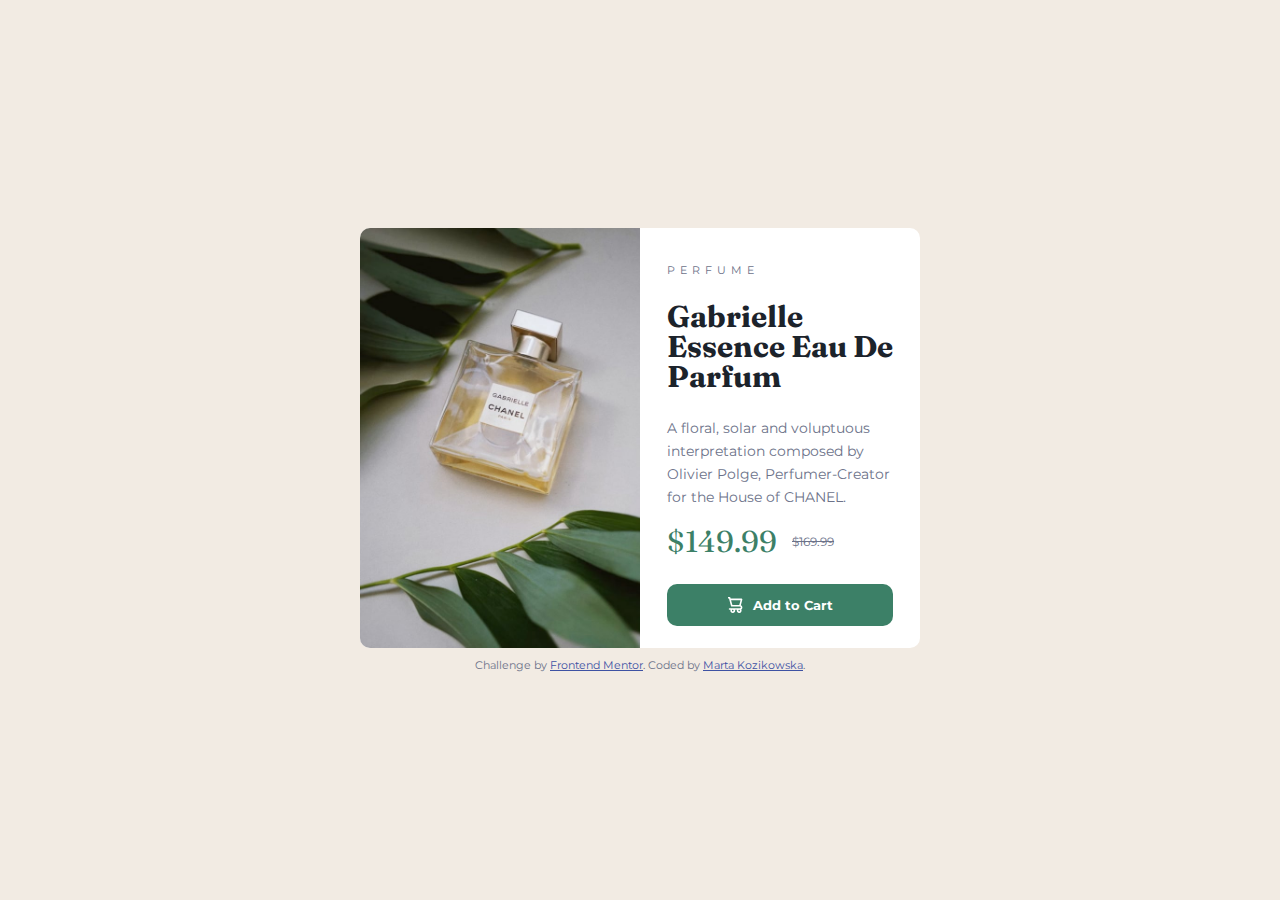
<file: card/index.html>
<!DOCTYPE html>
<html lang="en">
  <head>
    <meta charset="UTF-8" />
    <meta name="viewport" content="width=device-width, initial-scale=1.0" />
    <!-- displays site properly based on user's device -->
    <link
      rel="icon"
      type="image/png"
      sizes="32x32"
      href="./images/favicon-32x32.png"
    />
    <link rel="preconnect" href="https://fonts.googleapis.com" />
    <link rel="preconnect" href="https://fonts.gstatic.com" crossorigin />
    <link
      href="https://fonts.googleapis.com/css2?family=Fraunces:opsz,wght@9..144,700&family=Montserrat:wght@500;700&display=swap"
      rel="stylesheet"
    />
    <title>Frontend Mentor | Product preview card component</title>
    <link rel="stylesheet" type="text/css" href="style.css" />
  </head>
  <body>
    <section class="card">
      <img
        class="image"
        src="./images/image-product-desktop.jpg"
        alt="Gabrielle CHANEL"
      />
      <article class="gabrielle">
        <div class="perfume">PERFUME</div>
        <div>
          <h2>Gabrielle Essence Eau De Parfum</h2>
          <p>
            A floral, solar and voluptuous interpretation composed by Olivier
            Polge, Perfumer-Creator for the House of CHANEL.
          </p>
        </div>
        <div class="price">
          <div class="new-price">$149.99</div>
          <div class="old-price">$169.99</div>
        </div>
        <button class="button">
          <svg class="trolley" xmlns="http://www.w3.org/2000/svg">
            <path
              d="M14.383 10.388a2.397 2.397 0 0 0-1.518-2.222l1.494-5.593a.8.8 0 0 0-.144-.695.8.8 0 0 0-.631-.28H2.637L2.373.591A.8.8 0 0 0 1.598 0H0v1.598h.983l1.982 7.4a.8.8 0 0 0 .799.59h8.222a.8.8 0 0 1 0 1.599H1.598a.8.8 0 1 0 0 1.598h.943a2.397 2.397 0 1 0 4.507 0h1.885a2.397 2.397 0 1 0 4.331-.376 2.397 2.397 0 0 0 1.12-2.021ZM11.26 7.99H4.395L3.068 3.196h9.477L11.26 7.991Zm-6.465 6.392a.8.8 0 1 1 0-1.598.8.8 0 0 1 0 1.598Zm6.393 0a.8.8 0 1 1 0-1.598.8.8 0 0 1 0 1.598Z"
              fill="#FFF"
            />
          </svg>
          Add to Cart
        </button>
      </article>
    </section>
    <footer class="attribution">
      Challenge by
      <a href="https://www.frontendmentor.io?ref=challenge" target="_blank"
        >Frontend Mentor</a
      >. Coded by <a href="#">Marta Kozikowska</a>.
    </footer>
  </body>
</html>
</file>
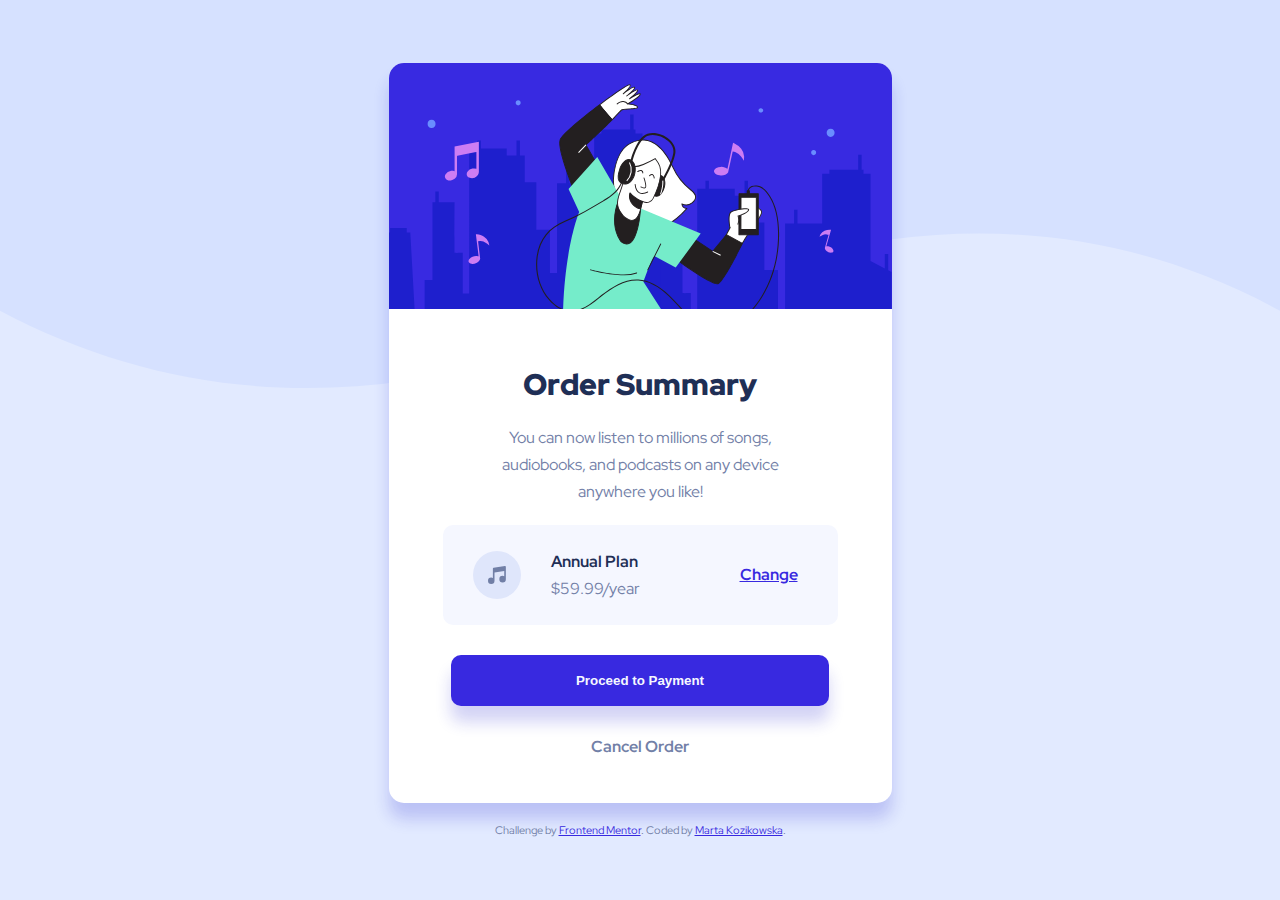
<file: orderSummary/index.html>
<!DOCTYPE html>
<html lang="en">
  <head>
    <meta charset="UTF-8" />
    <meta name="viewport" content="width=device-width, initial-scale=1.0" />
    <!-- displays site properly based on user's device -->
    <link rel="preconnect" href="https://fonts.googleapis.com" />
    <link rel="preconnect" href="https://fonts.gstatic.com" crossorigin />
    <link
      href="https://fonts.googleapis.com/css2?family=Fraunces:opsz,wght@9..144,700&family=Montserrat:ital,wght@0,400;0,600;0,800;0,900;1,500;1,600;1,700;1,800;1,900&family=Red+Hat+Display:wght@500;700;900&display=swap"
      rel="stylesheet"
    />
    <link
      rel="icon"
      type="image/png"
      sizes="32x32"
      href="./images/favicon-32x32.png"
    />

    <title>Frontend Mentor | Order summary card</title>
    <link rel="stylesheet" type="text/css" href="style.css" />
    <!-- Feel free to remove these styles or customise in your own stylesheet 👍 -->
  </head>
  <body>
    <section class="card">
      <img
        class="image"
        src="./images/illustration-hero.svg"
        alt="illustration-hero"
      />
      <div class="orderSummary">
        <h2>Order Summary</h2>
        <p>
          You can now listen to millions of songs, audiobooks, and podcasts on
          any device anywhere you like!
        </p>
        <div class="plan">
          <img
            class="icon-music"
            src="./images/icon-music.svg"
            alt="icon-music"
          />
          <div class="plan-price">
            <div class="type-od-plan">Annual Plan</div>
            <div class="price">$59.99/year</div>
          </div>
          <div class="change">Change</div>
        </div>
        <button class="button">Proceed to Payment</button>
        <div class="cancel">Cancel Order</div>
      </div>
    </section>
    <footer class="attribution">
      Challenge by
      <a href="https://www.frontendmentor.io?ref=challenge" target="_blank"
        >Frontend Mentor</a
      >. Coded by <a href="#">Marta Kozikowska</a>.
    </footer>
  </body>
</html>
</file>
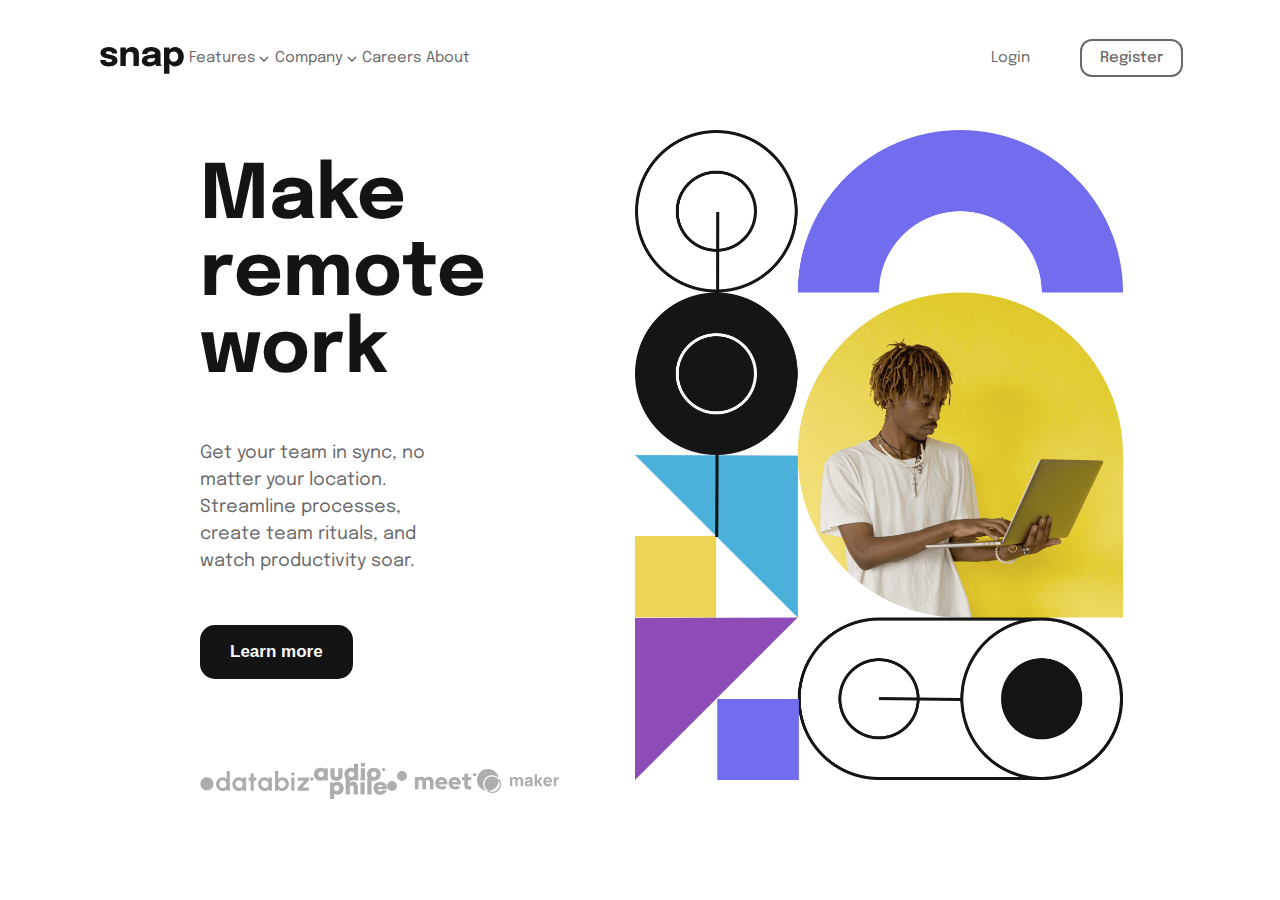
<file: snap/index.html>
<!DOCTYPE html>
<html lang="en">

<head>

  <meta charset="UTF-8">
  <meta name="viewport" content="width=device-width, initial-scale=1.0"> <!-- displays site properly based on user's device -->
  <link rel="preconnect" href="https://fonts.googleapis.com">
  <link rel="preconnect" href="https://fonts.gstatic.com" crossorigin>
  <link href="https://fonts.googleapis.com/css2?family=Epilogue:wght@500;700&display=swap" rel="stylesheet">
  <link rel="icon" type="image/png" sizes="32x32" href="./images/favicon-32x32.png">
  <title>Frontend Mentor | Intro section with dropdown navigation</title>
  <link rel="stylesheet" type="text/css" href="style.css" />

</head>

<body>

  <div class="gridbox">

    <nav class="nav"> 
      <div><img src="./images/logo.svg" alt="logo snap"></div>
      <div>Features   <img src="./images/icon-arrow-down.svg" alt=""></div>
      <div>Company   <img src="./images/icon-arrow-down.svg" alt=""></div>
      <div>Careers</div>
      <div>About</div>
    </nav>

    <div class="login">
      <div>Login</div>
      <button class="register">
        Register
      </button>
    </div>
    
    <div class="text-button"> 
      <h2>
      Make <br>remote work
      </h2>
      <p>
      Get your team in sync, no matter your location. Streamline processes, 
      create team rituals, and watch productivity soar.
      </p>
    
      <button class="button">
      Learn more
      </button>
    </div>

    <div class="logotypes"> 
      <img src="./images/client-databiz.svg" alt="logo databiz">
      <img src="./images/client-audiophile.svg" alt="logo audio phile">
      <img src="./images/client-meet.svg" alt="logo meet">
      <img src="./images/client-maker.svg" alt="logo maker">
    </div>

    <div class="img"> 
      <img class="img" src="./images/image-hero-desktop.png" alt="image hero">
    </div>
    
  </div>

</body>
</html>
</file>
<file: card/style.css>
html,
body {
  margin: 0;
  font-family: "Montserrat", sans-serif;
  background-color: hsl(30, 38%, 92%);
  display: flex;
  flex-direction: column;
  justify-content: center;
  align-items: center;
  height: 100vh;
}

h2 {
  font-family: "Fraunces", serif;
  color: hsl(212, 21%, 14%);
  font-size: 30px;
  line-height: 30px;
}

p {
  font-size: 14px;
  color: hsl(228, 12%, 48%);
  line-height: 23px;
}

.perfume {
  font-size: 11px;
  color: hsl(228, 12%, 48%);
  letter-spacing: 5px;
}

.card {
  display: flex;
  height: 420px;
  width: 560px;
  background-color: hsl(0, 0%, 100%);
  border-radius: 10px;
  overflow: hidden;
}

.gabrielle {
  display: flex;
  flex-direction: column;
  justify-content: space-around;
  padding: 35px 27px;
}

.price {
  display: flex;
  flex-direction: row;
  align-items: center;
  margin-bottom: 24px;
}

.new-price {
  font-family: "Fraunces", serif;
  color: hsl(158, 36%, 37%);
  font-size: 30px;
}

.new-price:hover {
  font-family: "Fraunces", serif;
  color: hsl(158, 52%, 19%);
  font-size: 35px;
}

.old-price {
  font-size: 12px;
  color: hsl(228, 12%, 48%);
  line-height: 23px;
  text-decoration: line-through;
  margin-left: 15px;
}

.button {
  color: hsl(0, 0%, 100%);
  background-color: hsl(158, 36%, 37%);
  border-radius: 10px;
  padding: 13px;
  font-family: "Montserrat", sans-serif;
  font-weight: 700;
  cursor: pointer;
  border-style: none;
  display: flex;
  align-items: center;
  justify-content: center;
}

button:hover {
  background-color: hsl(158, 52%, 19%);
}

button:active {
  background-color: hsl(160, 80%, 54%);
}

button:visited {
  background-color: hsl(156, 9%, 45%);
}

.trolley {
  width: 15px;
  height: 16px;
  margin-right: 10px;
}
.attribution {
  margin-top: 10px;
  font-size: 11px;
  text-align: center;
  color: hsl(228, 12%, 48%);
}

.attribution a {
  color: hsl(228, 45%, 44%);
}
</file>
<file: orderSummary/style.css>
html {
  background-image: url("./images/pattern-background-desktop.svg");
  background-repeat: no-repeat;
  background-size: contain;
  background-color: hsla(224, 100%, 92%, 0.704);
}

body {
  margin: 0;
  font-family: "Red Hat Display", sans-serif;
  display: flex;
  flex-direction: column;
  justify-content: center;
  align-items: center;
  height: 100vh;
}

h2 {
  margin: 20px 0 0 0;
  font-weight: 900;
  font-size: 30px;
  color: hsl(223, 47%, 23%);
}

p {
  margin: 20px 0;
  font-size: 16px;
  color: hsl(224, 23%, 55%);
  line-height: 27px;
  width: 300px;
  text-align: center;
}

.card {
  height: 740px;
  width: 503px;
  background-color: hsl(0, 0%, 100%);
  display: flex;
  flex-direction: column;
  justify-content: flex-start;
  border-radius: 15px;
  overflow: hidden;
  box-shadow: 0px 16px 16px 0px hsla(239, 74%, 46%, 0.197);
}

.orderSummary {
  display: flex;
  flex-direction: column;
  align-items: center;
  padding: 35px 40px;
}

.plan {
  display: flex;
  flex-direction: row;
  align-items: center;
  width: 395px;
  height: 100px;
  background-color: hsl(225, 100%, 98%);
  border-radius: 10px;
}

.icon-music {
  margin: 0 30px;
}

.plan-price {
  display: flex;
  flex-direction: column;
  line-height: 27px;
}

.type-od-plan {
  font-weight: 700;
  color: hsl(223, 47%, 23%);
}

.price {
  color: hsl(224, 23%, 55%);
}

.change {
  font-weight: 700;
  color: hsl(245, 75%, 52%);
  text-decoration: underline;
  margin-left: 100px;
  cursor: pointer;
}
.change:hover {
  color: hsl(245, 83%, 68%);
  text-decoration: none;
}

.change:active {
  color: hsl(246, 36%, 65%);
}

.change:visited {
  color: hsl(246, 36%, 65%);
}

.button {
  margin-top: 30px;
  margin-bottom: 30px;
  color: hsl(225, 100%, 98%);
  background-color: hsl(245, 75%, 52%);
  border-radius: 10px;
  padding: 18px 125px;
  font-weight: 900;
  cursor: pointer;
  border-style: none;
  display: flex;
  align-items: center;
  justify-content: center;
  box-shadow: 0px 16px 16px 0px hsla(239, 74%, 46%, 0.197);
}

button:hover {
  background-color: hsl(245, 83%, 68%);
}

button:active {
  background-color: hsl(246, 36%, 65%);
}

button:visited {
  background-color: hsl(246, 36%, 65%);
}

.cancel {
  font-weight: 700;
  color: hsl(224, 23%, 55%);
  cursor: pointer;
}

.cancel:hover {
  color: hsl(223, 47%, 23%);
  text-decoration: none;
}

.cancel:active {
  color: hsl(246, 36%, 65%);
}

.cancel:visited {
  color: hsl(246, 36%, 65%);
}

.attribution {
  margin-top: 20px;
  font-size: 11px;
  text-align: center;
  color: hsl(224, 23%, 55%);
}

.attribution a {
  color: hsl(245, 75%, 52%);
}
</file>
<file: snap/style.css>
body {
  margin: 0;
  font-family: "Epilogue", sans-serif;
}

h2 {
  margin: 0;
  font-weight: 700;
  font-size: 75px;
  color: hsl(0, 0%, 8%);
}

p {
  margin: 50px 0;
  font-size: 18px;
  color: hsl(0, 0%, 41%);
  padding-right: 160px;
  line-height: 27px;
}

.gridbox {
  display: grid;
  grid-template-columns: 1fr 1fr;
  grid-template-rows: 0.5fr 2.5fr 0.25fr;
  gap: 15px 15px;
  grid-template-areas:
    "nav login"
    "text-button img"
    "logotypes img";
}

.nav {
  grid-area: nav;
}

.login {
  grid-area: login;
}

.text-button {
  grid-area: text-button;
}

.logotypes {
  grid-area: logotypes;
}

.img {
  grid-area: img;
}

.nav {
  font-size: 15px;
  color: hsl(0, 0%, 41%);
  display: flex;
  flex-direction: row;
  justify-content: space-between;
  align-items: center;
  margin-left: 100px;
  padding-right: 150px;
  cursor: pointer;
}

nav > div:first-child {
  margin-top: 10px;
}

.login {
  font-size: 15px;
  color: hsl(0, 0%, 41%);
  display: flex;
  flex-direction: row;
  justify-content: flex-end;
  align-items: center;
  cursor: pointer;
}

.nav div:hover {
  color: hsl(243, 76%, 80%);
}

.nav div:active {
  color: hsl(243, 79%, 68%);
}

.register {
  font-family: "Epilogue", sans-serif;
  font-size: 15px;
  display: block;
  color: hsl(0, 0%, 41%);
  background-color: hsla(0, 0%, 100%, 0);
  border: 2px solid hsl(0, 0%, 41%);
  border-radius: 12px;
  padding: 9px 18px;
  font-weight: 500;
  cursor: pointer;
  margin-left: 50px;
  margin-right: 100px;
}

.text-button {
  padding-left: 200px;
  display: flex;
  flex-direction: column;
  justify-content: center;
  align-items: start;
}

.img {
  height: 650px;
  padding-right: 80px;
  display: flex;
  justify-content: center;
  align-items: center;
}

.logotypes {
  padding: 40px 60px 0 200px;
  display: flex;
  flex-direction: row;
  justify-content: space-between;
  align-items: center;
}

.button {
  font-size: 17px;
  color: hsl(0, 0%, 98%);
  background-color: hsl(0, 0%, 8%);
  border-radius: 15px;
  padding: 17px 30px;
  font-weight: 700;
  cursor: pointer;
  border-style: none;
}

button:hover {
  background-color: hsl(243, 76%, 80%);
}

button:active {
  background-color: hsl(243, 79%, 68%);
}

button:visited {
  background-color: hsl(0, 0%, 32%);
}
</file>
